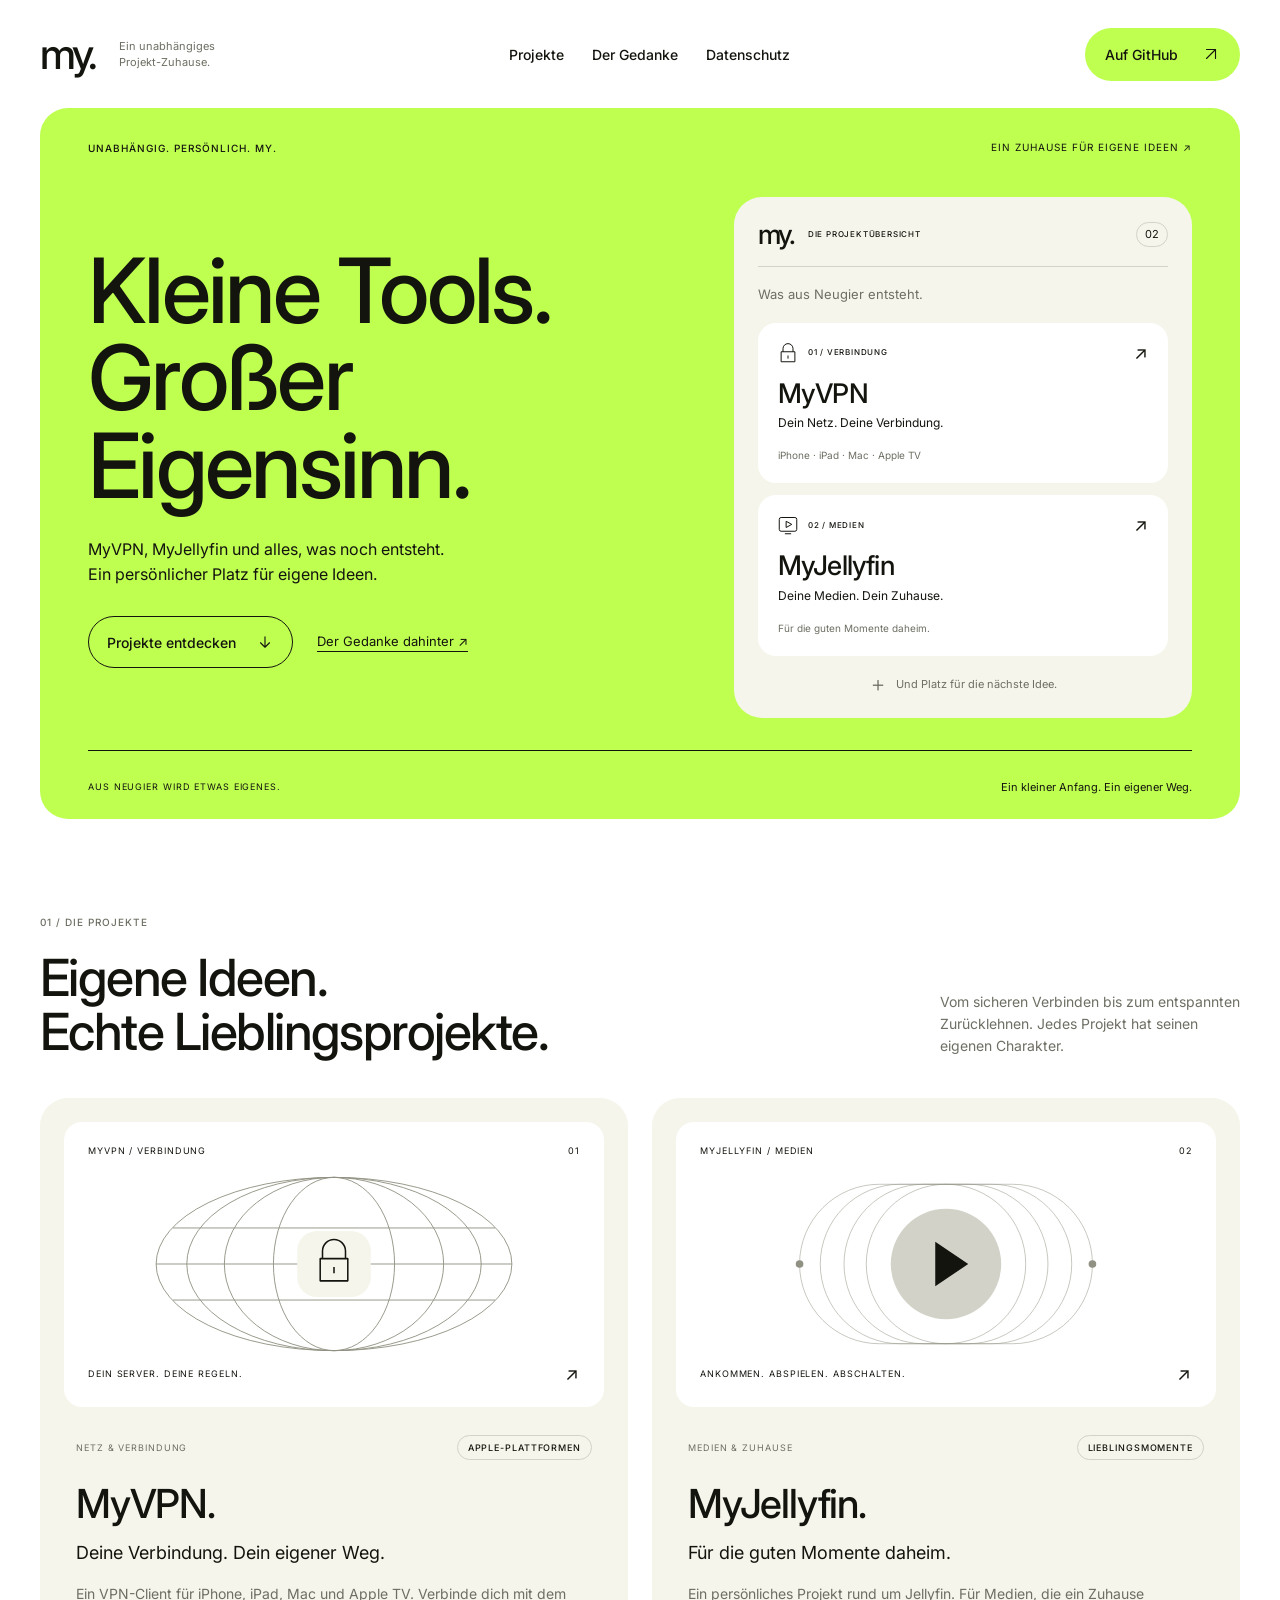
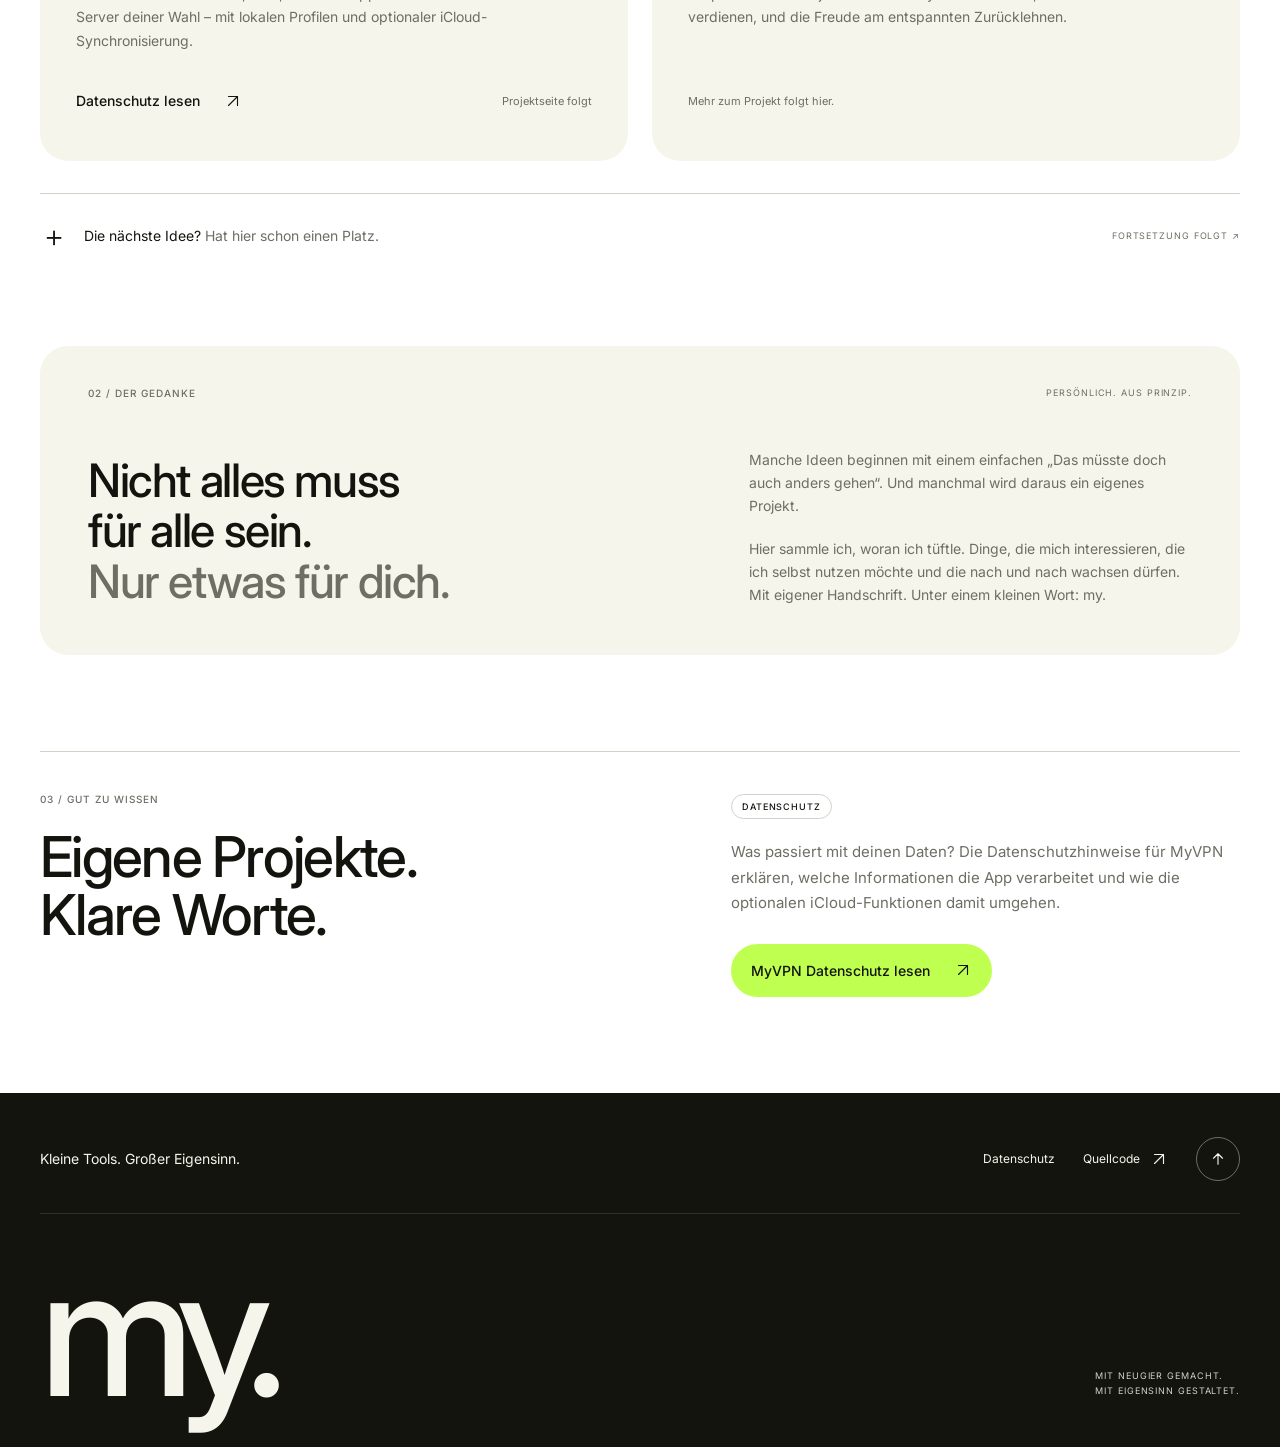
<file: index.html>
<!doctype html>
<html lang="de">
  <head>
    <meta charset="utf-8">
    <meta name="viewport" content="width=device-width, initial-scale=1">
    <meta name="theme-color" content="#f5f5eb">
    <meta name="description" content="Kleine Tools. Großer Eigensinn. Das persönliche Projekt-Zuhause für MyVPN, MyJellyfin und alles, was aus Neugier entsteht.">
    <meta property="og:title" content="my. — Kleine Tools. Großer Eigensinn.">
    <meta property="og:description" content="MyVPN, MyJellyfin und alles, was aus Neugier entsteht. Ein persönlicher Platz für eigene Ideen.">
    <meta property="og:type" content="website">
    <title>my. — Kleine Tools. Großer Eigensinn.</title>
    <link rel="icon" href="assets/favicon.svg" type="image/svg+xml">
    <link rel="preload" href="assets/fonts/inter-variable.ttf" as="font" type="font/ttf" crossorigin>
    <link rel="stylesheet" href="assets/style.css">
    <script src="assets/main.js" defer></script>
  </head>
  <body>
    <a class="skip-link" href="#inhalt">Zum Inhalt springen</a>
    <header class="site-header wrap">
      <a class="brand-lockup" href="#" aria-label="my. — Zur Startseite"><span class="wordmark">my.</span><span class="brand-caption">Ein unabhängiges<br>Projekt-Zuhause.</span></a>
      <nav class="main-nav" aria-label="Hauptnavigation"><a href="#projekte">Projekte</a><a href="#gedanke">Der Gedanke</a><a href="#datenschutz">Datenschutz</a></nav>
      <a class="github-link" href="https://github.com/lucifermontop" aria-label="GitHub-Profil von lucifermontop">Auf GitHub <svg viewBox="0 0 24 24" aria-hidden="true"><path d="M6 18 18 6M6 6h12v12"/></svg></a>
    </header>

    <main id="inhalt">
      <section class="hero wrap" aria-labelledby="hero-title">
        <div class="hero-kicker"><p class="eyebrow">UNABHÄNGIG. PERSÖNLICH. MY.</p><span class="hero-edition">EIN ZUHAUSE FÜR EIGENE IDEEN ↗</span></div>
        <div class="hero-layout">
          <div class="hero-copy">
            <h1 id="hero-title">Kleine Tools.<br>Großer<br>Eigensinn.</h1>
            <p class="hero-description">MyVPN, MyJellyfin und alles, was noch entsteht. Ein persönlicher Platz für eigene Ideen.</p>
            <div class="hero-actions"><a class="button hero-button" href="#projekte">Projekte entdecken <svg viewBox="0 0 24 24" aria-hidden="true"><path d="M12 5v14M6 13l6 6 6-6"/></svg></a><a class="text-link" href="#gedanke">Der Gedanke dahinter ↗</a></div>
          </div>
          <nav class="project-overview" aria-label="Projektübersicht">
            <div class="overview-header"><span class="overview-wordmark" aria-hidden="true">my.</span><span class="eyebrow">DIE PROJEKTÜBERSICHT</span><span class="overview-count">02</span></div>
            <p class="overview-intro">Was aus Neugier entsteht.</p>
            <a class="overview-item" href="#myvpn"><div class="overview-item-top"><svg class="overview-icon" viewBox="0 0 32 32" aria-hidden="true"><path d="M8 14V9a8 8 0 0 1 16 0v5M5 14h22v16H5zM16 20v5"/></svg><span class="eyebrow">01 / VERBINDUNG</span><span class="overview-arrow" aria-hidden="true">↗</span></div><span class="overview-title">MyVPN</span><span class="overview-description">Dein Netz. Deine Verbindung.</span><span class="overview-meta">iPhone · iPad · Mac · Apple TV</span></a>
            <a class="overview-item" href="#myjellyfin"><div class="overview-item-top"><svg class="overview-icon" viewBox="0 0 32 32" aria-hidden="true"><rect x="2" y="4" width="28" height="22" rx="3"/><path d="m13 10 9 5-9 5V10ZM11 30h10"/></svg><span class="eyebrow">02 / MEDIEN</span><span class="overview-arrow" aria-hidden="true">↗</span></div><span class="overview-title">MyJellyfin</span><span class="overview-description">Deine Medien. Dein Zuhause.</span><span class="overview-meta">Für die guten Momente daheim.</span></a>
            <div class="overview-footer"><span aria-hidden="true">＋</span><p>Und Platz für die nächste Idee.</p></div>
          </nav>
        </div>
        <div class="hero-footnote"><span>AUS NEUGIER WIRD ETWAS EIGENES.</span><span>Ein kleiner Anfang. Ein eigener Weg.</span></div>
      </section>

      <section class="projects-section wrap" id="projekte" aria-labelledby="projects-title">
        <div class="section-heading"><div><p class="eyebrow section-label">01 / DIE PROJEKTE</p><h2 id="projects-title">Eigene Ideen.<br>Echte Lieblingsprojekte.</h2></div><p>Vom sicheren Verbinden bis zum entspannten Zurücklehnen. Jedes Projekt hat seinen eigenen Charakter.</p></div>
        <div class="project-list">
          <article class="project-card" id="myvpn" aria-labelledby="vpn-title">
            <div class="project-visual visual-vpn" aria-hidden="true"><div class="visual-topline"><span>MYVPN / VERBINDUNG</span><span>01</span></div><svg class="connection-art" viewBox="0 0 560 300" fill="none"><g stroke="#919183" stroke-width="1.2"><ellipse cx="280" cy="150" rx="232" ry="113"/><ellipse cx="280" cy="150" rx="192" ry="113"/><ellipse cx="280" cy="150" rx="143" ry="113"/><ellipse cx="280" cy="150" rx="79" ry="113"/><path d="M48 150h464M70 103h420M70 197h420"/></g><rect x="232" y="107" width="96" height="86" rx="26" fill="#f5f5eb"/><path d="M265 143v-10a15 15 0 0 1 30 0v10m-33 0h36v29h-36zM280 154v8" stroke="#14140f" stroke-width="2" stroke-linejoin="round"/></svg><div class="visual-bottomline"><span>DEIN SERVER. DEINE REGELN.</span><span>↗</span></div></div>
            <div class="project-info"><div class="project-meta"><span class="project-index">NETZ & VERBINDUNG</span><span class="project-tag">Apple-Plattformen</span></div><h3 id="vpn-title">MyVPN.</h3><p class="project-lead">Deine Verbindung. Dein eigener Weg.</p><p class="project-description">Ein VPN-Client für iPhone, iPad, Mac und Apple TV. Verbinde dich mit dem Server deiner Wahl – mit lokalen Profilen und optionaler iCloud-Synchronisierung.</p><div class="project-actions"><a class="button button-secondary" href="MyVPN/privacy.html">Datenschutz lesen <svg viewBox="0 0 24 24" aria-hidden="true"><path d="M6 18 18 6M6 6h12v12"/></svg></a><span class="project-status">Projektseite folgt</span></div></div>
          </article>
          <article class="project-card" id="myjellyfin" aria-labelledby="jellyfin-title">
            <div class="project-visual visual-jellyfin" aria-hidden="true"><div class="visual-topline"><span>MYJELLYFIN / MEDIEN</span><span>02</span></div><svg class="media-art" viewBox="0 0 560 300" fill="none"><g stroke="#f5f5eb" stroke-opacity=".35"><rect x="89" y="46" width="382" height="208" rx="104"/><rect x="116" y="46" width="328" height="208" rx="104"/><rect x="147" y="46" width="266" height="208" rx="104"/><circle cx="280" cy="150" r="104"/></g><circle cx="280" cy="150" r="72" fill="#d2d2c8"/><path d="m266 121 43 29-43 29v-58Z" fill="#14140f"/><circle cx="89" cy="150" r="5" fill="#919183"/><circle cx="471" cy="150" r="5" fill="#919183"/></svg><div class="visual-bottomline"><span>ANKOMMEN. ABSPIELEN. ABSCHALTEN.</span><span>↗</span></div></div>
            <div class="project-info"><div class="project-meta"><span class="project-index">MEDIEN & ZUHAUSE</span><span class="project-tag">Lieblingsmomente</span></div><h3 id="jellyfin-title">MyJellyfin.</h3><p class="project-lead">Für die guten Momente daheim.</p><p class="project-description">Ein persönliches Projekt rund um Jellyfin. Für Medien, die ein Zuhause verdienen, und die Freude am entspannten Zurücklehnen.</p><div class="project-actions"><span class="project-status">Mehr zum Projekt folgt hier.</span><span class="pending-mark" aria-hidden="true">↗</span></div></div>
          </article>
        </div>
        <div class="next-idea"><span class="next-idea-icon" aria-hidden="true">＋</span><p>Die nächste Idee? <span>Hat hier schon einen Platz.</span></p><span class="next-idea-note">FORTSETZUNG FOLGT ↗</span></div>
      </section>

      <section class="thought-section wrap" id="gedanke" aria-labelledby="thought-title"><div class="thought-topline"><p class="eyebrow">02 / DER GEDANKE</p><span>PERSÖNLICH. AUS PRINZIP.</span></div><div class="thought-inner"><h2 id="thought-title">Nicht alles muss<br>für alle sein.<br><em>Nur etwas für dich.</em></h2><div class="thought-copy"><p>Manche Ideen beginnen mit einem einfachen „Das müsste doch auch anders gehen“. Und manchmal wird daraus ein eigenes Projekt.</p><p>Hier sammle ich, woran ich tüftle. Dinge, die mich interessieren, die ich selbst nutzen möchte und die nach und nach wachsen dürfen. Mit eigener Handschrift. Unter einem kleinen Wort: my.</p></div></div></section>

      <section class="privacy-section wrap" id="datenschutz" aria-labelledby="privacy-title"><div class="privacy-heading"><p class="eyebrow section-label">03 / GUT ZU WISSEN</p><h2 id="privacy-title">Eigene Projekte.<br>Klare Worte.</h2></div><div class="privacy-copy"><span class="project-tag">Datenschutz</span><p>Was passiert mit deinen Daten? Die Datenschutzhinweise für MyVPN erklären, welche Informationen die App verarbeitet und wie die optionalen iCloud-Funktionen damit umgehen.</p><a class="button button-primary" href="MyVPN/privacy.html">MyVPN Datenschutz lesen <svg viewBox="0 0 24 24" aria-hidden="true"><path d="M6 18 18 6M6 6h12v12"/></svg></a></div></section>
    </main>

    <footer class="site-footer"><div class="wrap"><div class="footer-top"><p>Kleine Tools. Großer Eigensinn.</p><div class="footer-links"><a href="#datenschutz">Datenschutz</a><a href="https://github.com/lucifermontop/lucifermontop.github.io">Quellcode <svg viewBox="0 0 24 24" aria-hidden="true"><path d="M6 18 18 6M6 6h12v12"/></svg></a><a class="back-to-top" href="#" aria-label="Zurück nach oben"><svg viewBox="0 0 24 24" aria-hidden="true"><path d="M12 19V5M6 11l6-6 6 6"/></svg></a></div></div><div class="footer-bottom"><a class="footer-wordmark" href="#" aria-label="my. — Zurück nach oben">my.</a><span class="footer-note">MIT NEUGIER GEMACHT.<br>MIT EIGENSINN GESTALTET.</span></div></div></footer>
  </body>
</html>
</file>
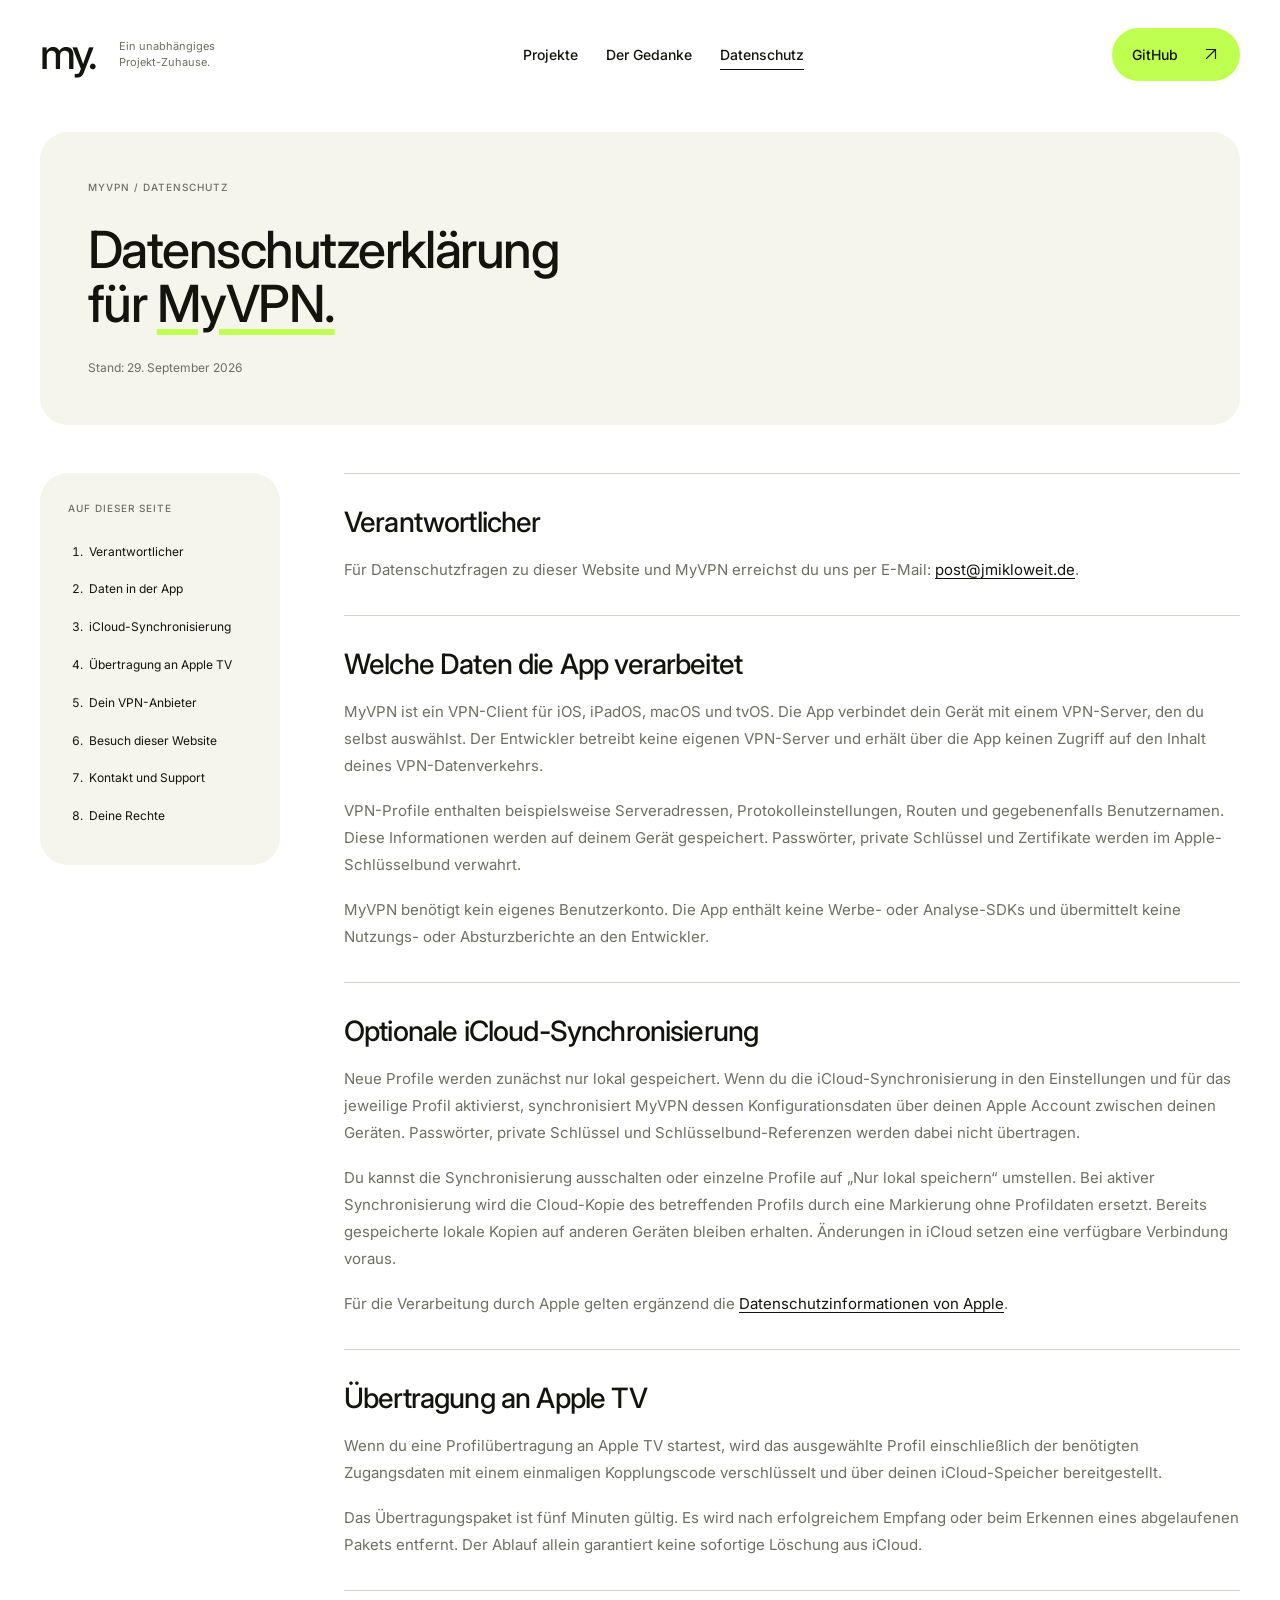
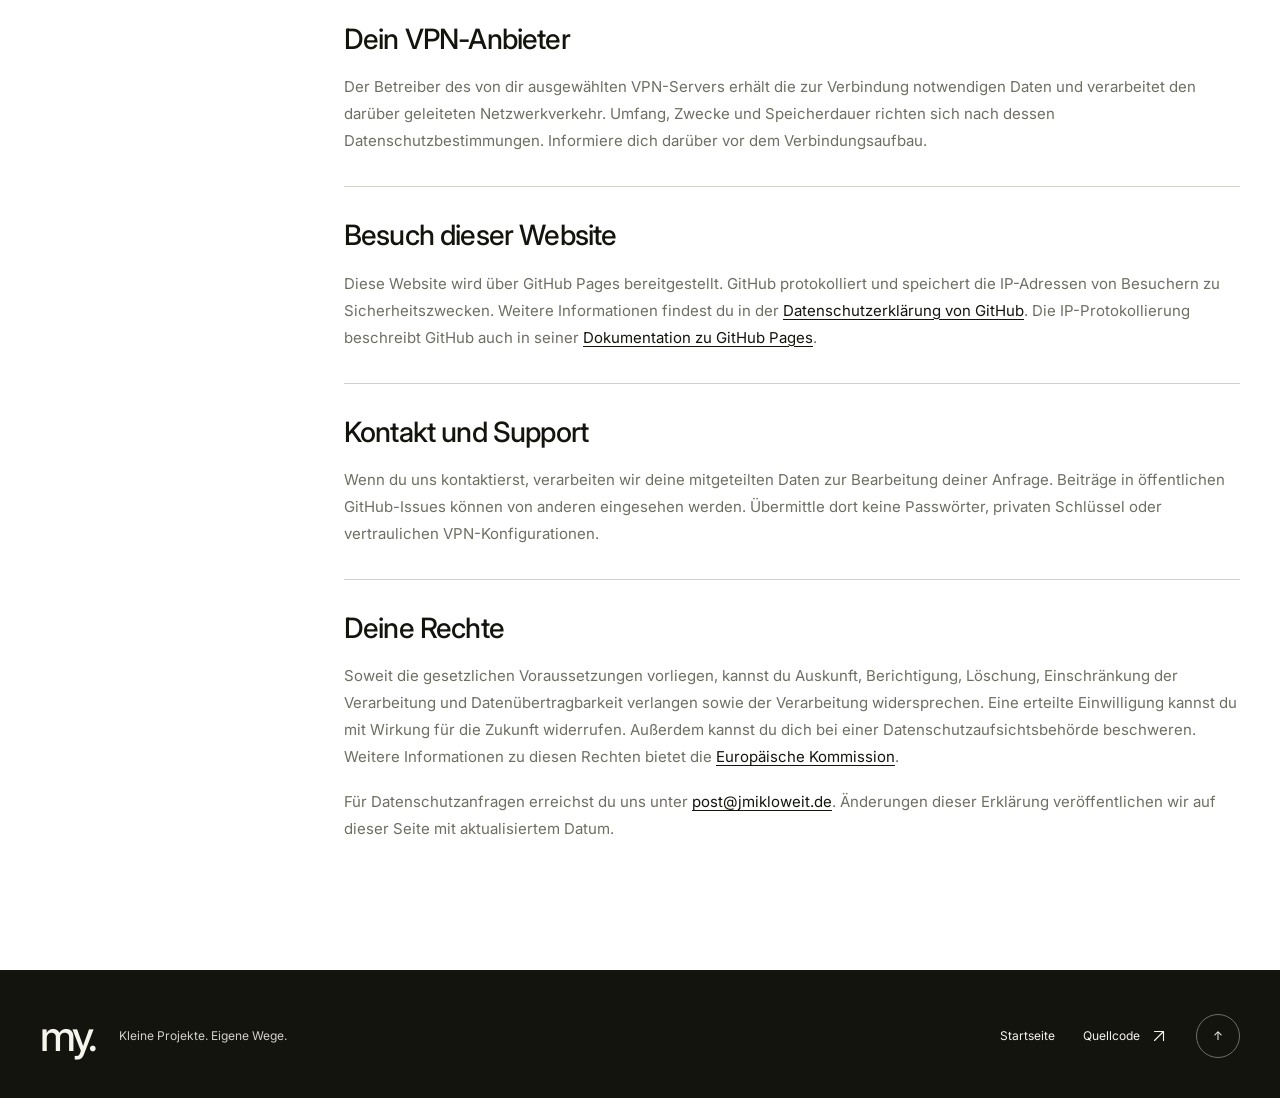
<file: MyVPN/privacy.html>
<!doctype html>
<html lang="de">
  <head>
    <meta charset="utf-8">
    <meta name="viewport" content="width=device-width, initial-scale=1">
    <meta name="theme-color" content="#f5f5eb">
    <meta name="description" content="Datenschutzerklärung für MyVPN: lokale Profile, optionale iCloud-Synchronisierung und die Übertragung an Apple TV.">
    <title>Datenschutzerklärung für MyVPN — my.</title>
    <link rel="icon" href="../assets/favicon.svg" type="image/svg+xml">
    <link rel="preload" href="../assets/fonts/inter-variable.ttf" as="font" type="font/ttf" crossorigin>
    <link rel="stylesheet" href="../assets/style.css">
    <link rel="stylesheet" href="../assets/privacy.css">
  </head>
  <body class="privacy-page">
    <a class="skip-link" href="#inhalt">Zum Inhalt springen</a>
    <header class="site-header wrap">
      <a class="brand-lockup" href="../index.html" aria-label="my. — Zur Startseite"><span class="wordmark">my.</span><span class="brand-caption">Ein unabhängiges<br>Projekt-Zuhause.</span></a>
      <nav class="main-nav" aria-label="Hauptnavigation">
        <a href="../index.html#projekte">Projekte</a>
        <a href="../index.html#gedanke">Der Gedanke</a>
        <a href="privacy.html" aria-current="page">Datenschutz</a>
      </nav>
      <a class="github-link" href="https://github.com/lucifermontop" aria-label="GitHub-Profil von lucifermontop">GitHub <svg viewBox="0 0 24 24" aria-hidden="true"><path d="M6 18 18 6M6 6h12v12"/></svg></a>
    </header>

    <main id="inhalt" class="legal-main wrap">
      <header class="legal-heading">
        <p class="eyebrow">MYVPN / DATENSCHUTZ</p>
        <h1>Datenschutzerklärung<br>für <span>MyVPN.</span></h1>
        <p class="legal-date">Stand: <time datetime="2026-09-29">29. September 2026</time></p>
      </header>

      <div class="legal-layout">
        <nav class="legal-toc" aria-label="Inhaltsverzeichnis">
          <p class="eyebrow">AUF DIESER SEITE</p>
          <ol>
            <li><a href="#verantwortlicher">Verantwortlicher</a></li>
            <li><a href="#app-daten">Daten in der App</a></li>
            <li><a href="#icloud">iCloud-Synchronisierung</a></li>
            <li><a href="#apple-tv">Übertragung an Apple TV</a></li>
            <li><a href="#vpn-anbieter">Dein VPN-Anbieter</a></li>
            <li><a href="#website">Besuch dieser Website</a></li>
            <li><a href="#support">Kontakt und Support</a></li>
            <li><a href="#rechte">Deine Rechte</a></li>
          </ol>
        </nav>

        <article class="legal-copy" aria-label="Datenschutzhinweise für MyVPN">
          <section id="verantwortlicher" aria-labelledby="verantwortlicher-title">
            <h2 id="verantwortlicher-title">Verantwortlicher</h2>
            <p>Für Datenschutzfragen zu dieser Website und MyVPN erreichst du uns per E-Mail: <a href="mailto:post@jmikloweit.de">post@jmikloweit.de</a>.</p>
          </section>

          <section id="app-daten" aria-labelledby="app-daten-title">
            <h2 id="app-daten-title">Welche Daten die App verarbeitet</h2>
            <p>MyVPN ist ein VPN-Client für iOS, iPadOS, macOS und tvOS. Die App verbindet dein Gerät mit einem VPN-Server, den du selbst auswählst. Der Entwickler betreibt keine eigenen VPN-Server und erhält über die App keinen Zugriff auf den Inhalt deines VPN-Datenverkehrs.</p>
            <p>VPN-Profile enthalten beispielsweise Serveradressen, Protokolleinstellungen, Routen und gegebenenfalls Benutzernamen. Diese Informationen werden auf deinem Gerät gespeichert. Passwörter, private Schlüssel und Zertifikate werden im Apple-Schlüsselbund verwahrt.</p>
            <p>MyVPN benötigt kein eigenes Benutzerkonto. Die App enthält keine Werbe- oder Analyse-SDKs und übermittelt keine Nutzungs- oder Absturzberichte an den Entwickler.</p>
          </section>

          <section id="icloud" aria-labelledby="icloud-title">
            <h2 id="icloud-title">Optionale iCloud-Synchronisierung</h2>
            <p>Neue Profile werden zunächst nur lokal gespeichert. Wenn du die iCloud-Synchronisierung in den Einstellungen und für das jeweilige Profil aktivierst, synchronisiert MyVPN dessen Konfigurationsdaten über deinen Apple Account zwischen deinen Geräten. Passwörter, private Schlüssel und Schlüsselbund-Referenzen werden dabei nicht übertragen.</p>
            <p>Du kannst die Synchronisierung ausschalten oder einzelne Profile auf „Nur lokal speichern“ umstellen. Bei aktiver Synchronisierung wird die Cloud-Kopie des betreffenden Profils durch eine Markierung ohne Profildaten ersetzt. Bereits gespeicherte lokale Kopien auf anderen Geräten bleiben erhalten. Änderungen in iCloud setzen eine verfügbare Verbindung voraus.</p>
            <p>Für die Verarbeitung durch Apple gelten ergänzend die <a href="https://www.apple.com/legal/privacy/de-ww/">Datenschutzinformationen von Apple</a>.</p>
          </section>

          <section id="apple-tv" aria-labelledby="apple-tv-title">
            <h2 id="apple-tv-title">Übertragung an Apple TV</h2>
            <p>Wenn du eine Profilübertragung an Apple TV startest, wird das ausgewählte Profil einschließlich der benötigten Zugangsdaten mit einem einmaligen Kopplungscode verschlüsselt und über deinen iCloud-Speicher bereitgestellt.</p>
            <p>Das Übertragungspaket ist fünf Minuten gültig. Es wird nach erfolgreichem Empfang oder beim Erkennen eines abgelaufenen Pakets entfernt. Der Ablauf allein garantiert keine sofortige Löschung aus iCloud.</p>
          </section>

          <section id="vpn-anbieter" aria-labelledby="vpn-anbieter-title">
            <h2 id="vpn-anbieter-title">Dein VPN-Anbieter</h2>
            <p>Der Betreiber des von dir ausgewählten VPN-Servers erhält die zur Verbindung notwendigen Daten und verarbeitet den darüber geleiteten Netzwerkverkehr. Umfang, Zwecke und Speicherdauer richten sich nach dessen Datenschutzbestimmungen. Informiere dich darüber vor dem Verbindungsaufbau.</p>
          </section>

          <section id="website" aria-labelledby="website-title">
            <h2 id="website-title">Besuch dieser Website</h2>
            <p>Diese Website wird über GitHub Pages bereitgestellt. GitHub protokolliert und speichert die IP-Adressen von Besuchern zu Sicherheitszwecken. Weitere Informationen findest du in der <a href="https://docs.github.com/en/site-policy/privacy-policies/github-general-privacy-statement">Datenschutzerklärung von GitHub</a>. Die IP-Protokollierung beschreibt GitHub auch in seiner <a href="https://docs.github.com/en/pages/getting-started-with-github-pages/what-is-github-pages">Dokumentation zu GitHub Pages</a>.</p>
          </section>

          <section id="support" aria-labelledby="support-title">
            <h2 id="support-title">Kontakt und Support</h2>
            <p>Wenn du uns kontaktierst, verarbeiten wir deine mitgeteilten Daten zur Bearbeitung deiner Anfrage. Beiträge in öffentlichen GitHub-Issues können von anderen eingesehen werden. Übermittle dort keine Passwörter, privaten Schlüssel oder vertraulichen VPN-Konfigurationen.</p>
          </section>

          <section id="rechte" aria-labelledby="rechte-title">
            <h2 id="rechte-title">Deine Rechte</h2>
            <p>Soweit die gesetzlichen Voraussetzungen vorliegen, kannst du Auskunft, Berichtigung, Löschung, Einschränkung der Verarbeitung und Datenübertragbarkeit verlangen sowie der Verarbeitung widersprechen. Eine erteilte Einwilligung kannst du mit Wirkung für die Zukunft widerrufen. Außerdem kannst du dich bei einer Datenschutzaufsichtsbehörde beschweren. Weitere Informationen zu diesen Rechten bietet die <a href="https://commission.europa.eu/law/law-topic/data-protection/information-individuals_en">Europäische Kommission</a>.</p>
            <p>Für Datenschutzanfragen erreichst du uns unter <a href="mailto:post@jmikloweit.de">post@jmikloweit.de</a>. Änderungen dieser Erklärung veröffentlichen wir auf dieser Seite mit aktualisiertem Datum.</p>
          </section>
        </article>
      </div>
    </main>

    <footer class="site-footer"><div class="wrap legal-footer-inner">
      <div class="footer-brand"><a class="wordmark" href="../index.html" aria-label="my. — Zur Startseite">my<span>.</span></a><span>Kleine Projekte. Eigene Wege.</span></div>
      <div class="footer-links"><a href="../index.html">Startseite</a><a href="https://github.com/lucifermontop/lucifermontop.github.io">Quellcode <svg viewBox="0 0 24 24" aria-hidden="true"><path d="M6 18 18 6M6 6h12v12"/></svg></a><a class="back-to-top" href="#inhalt" aria-label="Zurück nach oben">↑</a></div>
    </div></footer>
  </body>
</html>
</file>
<file: assets/style.css>
@font-face {
  font-family: "Inter";
  src: url("fonts/inter-variable.ttf") format("truetype");
  font-style: normal;
  font-weight: 100 900;
  font-display: swap;
}
:root {
  --color-electric-lime: #beff50;
  --color-off-black-ink: #14140f;
  --color-off-white-canvas: #f5f5eb;
  --color-pure-white: #ffffff;
  --color-ash: #d2d2c8;
  --color-graphite: #6e6e64;
  --color-deep-charcoal: #30302a;
  --color-stone: #919183;
  --color-smoke: #b9b9b7;
  --font-otsono: "Inter", Arial, sans-serif;
  --radius-cards: 28px;
  --radius-inner: 18px;
  --radius-pills: 9999px;
  --radius-buttons: 28px;
  --page-max-width: 1200px;
  --section-gap: 96px;
  --ink: var(--color-off-black-ink);
  --paper: var(--color-off-white-canvas);
  --muted: var(--color-graphite);
  --line: var(--color-ash);
}
*, *::before, *::after { box-sizing: border-box; }
html { scroll-behavior: smooth; scroll-padding-top: 32px; }
body { margin: 0; color: var(--ink); background: var(--color-pure-white); font: 400 16px/1.5 var(--font-otsono); -webkit-font-smoothing: antialiased; }
a { color: inherit; text-decoration: none; }
button { color: inherit; font: inherit; }
a, button { -webkit-tap-highlight-color: transparent; }
a:focus-visible, button:focus-visible { outline: 2px solid currentColor; outline-offset: 5px; }
::selection { color: var(--ink); background: var(--color-electric-lime); }
svg { display: block; }
p, h1, h2, h3 { margin: 0; }
h1, h2, h3 { font-weight: 500; letter-spacing: -.03em; }
em { font-style: normal; }
[hidden] { display: none !important; }
.wrap { width: min(var(--page-max-width), calc(100% - 80px)); margin-inline: auto; }
.skip-link { position: fixed; top: 12px; left: 16px; padding: 14px 20px; z-index: 50; border-radius: var(--radius-buttons); background: var(--color-electric-lime); transform: translateY(-160%); }
.skip-link:focus { transform: translateY(0); }
.site-header { display: flex; align-items: center; justify-content: space-between; gap: 32px; min-height: 108px; }
.brand-lockup { display: flex; align-items: center; gap: 24px; }
.wordmark { font-size: 42px; font-weight: 500; letter-spacing: -.075em; line-height: 1; }
.brand-caption { font-size: 11px; line-height: 1.5; color: var(--muted); }
.main-nav { display: flex; align-items: center; gap: 28px; font-size: 14px; font-weight: 500; }
.main-nav a { display: inline-flex; align-items: center; min-height: 44px; position: relative; }
.main-nav a::after { position: absolute; content: ""; left: 0; right: 0; bottom: 6px; height: 1px; background: currentColor; transform: scaleX(0); transform-origin: left; transition: transform .2s; }
.main-nav a:hover::after, .main-nav a[aria-current]::after { transform: scaleX(1); }
.github-link, .button { display: inline-flex; align-items: center; justify-content: space-between; gap: 24px; min-height: 52px; padding: 16px 20px; border-radius: var(--radius-buttons); font-weight: 500; font-size: 14px; transition: background .2s; }
.github-link, .button-primary { background: var(--color-electric-lime); }
.github-link:hover, .button-primary:hover { background: var(--paper); }
.github-link svg, .button svg, .footer-links svg { width: 18px; height: 18px; stroke: currentColor; stroke-width: 1.5; stroke-linecap: round; stroke-linejoin: round; fill: none; flex-shrink: 0; }
.button-secondary { padding: 0; min-height: 48px; border-radius: 0; }
.button-secondary:hover { text-decoration: underline; text-underline-offset: 5px; }
.text-link { display: inline-flex; align-items: center; min-height: 44px; font-size: 13px; text-decoration: underline; text-underline-offset: 5px; }
.text-link:hover { text-decoration-thickness: 2px; }
.eyebrow { font-weight: 500; font-size: 10px; letter-spacing: .1em; line-height: 1.4; text-transform: uppercase; }
.hero { background: var(--color-electric-lime); padding: 32px 48px 24px; border-radius: var(--radius-cards); }
.hero-kicker { display: flex; align-items: center; justify-content: space-between; gap: 24px; padding-bottom: 42px; }
.hero-edition { font-size: 10px; letter-spacing: .1em; }
.hero-layout { display: grid; grid-template-columns: 1.27fr 1fr; gap: 64px; align-items: center; }
.hero-copy { container-type: inline-size; min-width: 0; }
.hero-copy h1 { font-size: clamp(50px, 17cqw, 90px); line-height: .97; }
.hero-description { max-width: 370px; margin-top: 28px; font-size: 16px; line-height: 1.6; }
.hero-actions { display: flex; align-items: center; gap: 24px; flex-wrap: wrap; margin-top: 28px; }
.hero-button { background: var(--color-electric-lime); border: 1px solid var(--ink); padding: 14px 18px; font-size: 14px; gap: 20px; }
.hero-button:hover { background: var(--paper); }
.project-overview { padding: 24px; border-radius: var(--radius-cards); background: var(--paper); }
.overview-header { display: flex; align-items: center; gap: 14px; padding-bottom: 18px; border-bottom: 1px solid var(--line); }
.overview-wordmark { font-size: 27px; font-weight: 500; letter-spacing: -.075em; line-height: 1; }
.overview-header .eyebrow { font-size: 8px; }
.overview-count { margin-left: auto; font-size: 11px; border: 1px solid var(--line); border-radius: var(--radius-pills); padding: 3px 8px; }
.overview-intro { margin-block: 18px; font-size: 13px; color: var(--muted); }
.overview-item { display: block; background: var(--color-pure-white); padding: 20px; border-radius: var(--radius-inner); margin-top: 12px; transition: background .2s; }
.overview-item:hover { background: var(--color-ash); }
.overview-item-top { display: flex; align-items: center; gap: 10px; margin-bottom: 16px; }
.overview-icon { width: 20px; height: 20px; stroke: currentColor; stroke-width: 1.6; fill: none; flex-shrink: 0; }
.overview-item-top .eyebrow { font-size: 8px; }
.overview-arrow { margin-left: auto; font-size: 18px; line-height: 1; }
.overview-title { display: block; font-weight: 500; font-size: 27px; letter-spacing: -.03em; line-height: 1.1; }
.overview-description { display: block; font-size: 12px; margin-top: 6px; }
.overview-meta { display: block; font-size: 10px; margin-top: 16px; color: var(--muted); }
.overview-footer { display: flex; align-items: center; justify-content: center; gap: 8px; font-size: 11px; color: var(--muted); margin-top: 18px; }
.overview-footer > span { font-size: 20px; line-height: 1; }
.hero-footnote { display: flex; align-items: center; justify-content: space-between; gap: 24px; padding-top: 28px; margin-top: 32px; border-top: 1px solid var(--ink); }
.hero-footnote > span:first-child { font-size: 9px; letter-spacing: .1em; }
.hero-footnote > span:last-child { font-size: 11px; }
.projects-section { padding-block: var(--section-gap); }
.section-heading { display: flex; justify-content: space-between; align-items: flex-end; gap: 48px; margin-bottom: 40px; }
.section-label { margin-bottom: 22px; color: var(--muted); }
h2 { font-size: clamp(36px, 4.4vw, 60px); line-height: 1.04; }
.section-heading h2 { font-size: clamp(32px, 4vw, 54px); }
.section-heading > p { max-width: 300px; font-size: 14px; line-height: 1.6; color: var(--muted); }
.project-list { display: grid; grid-template-columns: repeat(2, minmax(0, 1fr)); gap: 24px; }
.project-card { display: flex; flex-direction: column; background: var(--paper); border-radius: var(--radius-cards); padding: 24px; scroll-margin-top: 24px; }
.project-visual { position: relative; min-height: 285px; overflow: hidden; border-radius: var(--radius-inner); background: var(--color-pure-white); color: var(--ink); }
.visual-topline, .visual-bottomline { position: absolute; left: 24px; right: 24px; display: flex; justify-content: space-between; align-items: center; gap: 16px; font-size: 9px; letter-spacing: .1em; z-index: 1; }
.visual-topline { top: 22px; }
.visual-bottomline { bottom: 20px; }
.visual-bottomline > span:last-child { font-size: 18px; }
.connection-art, .media-art { width: 100%; height: 230px; position: absolute; top: calc(50% - 115px); }
.media-art g { stroke: var(--color-stone); stroke-opacity: .65; }
.project-info { padding: 28px 12px 12px; flex: 1; display: flex; flex-direction: column; }
.project-meta { display: flex; align-items: center; justify-content: space-between; gap: 12px; margin-bottom: 22px; }
.project-index { font-size: 9px; letter-spacing: .1em; color: var(--muted); }
.project-tag { display: inline-flex; align-items: center; width: fit-content; font-size: 9px; font-weight: 500; text-transform: uppercase; letter-spacing: .1em; padding: 5px 10px; border-radius: var(--radius-pills); border: 1px solid var(--line); }
h3 { font-size: 40px; line-height: 1.1; }
.project-lead { margin-top: 14px; font-size: 18px; line-height: 1.4; }
.project-description { margin-block: 16px 24px; font-size: 14px; line-height: 1.7; color: var(--muted); }
.project-actions { display: flex; justify-content: space-between; align-items: center; gap: 16px; margin-top: auto; min-height: 48px; }
.project-status { font-size: 11px; color: var(--muted); }
.pending-mark { display: none; }
.next-idea { display: flex; align-items: center; gap: 16px; padding-top: 28px; margin-top: 32px; border-top: 1px solid var(--line); }
.next-idea-icon { font-size: 28px; font-weight: 400; line-height: 1; }
.next-idea p { font-size: 14px; }
.next-idea p span { color: var(--muted); }
.next-idea-note { margin-left: auto; font-size: 9px; letter-spacing: .1em; color: var(--muted); }
.thought-section { background: var(--paper); border-radius: var(--radius-cards); padding: 40px 48px 48px; }
.thought-topline { display: flex; align-items: center; justify-content: space-between; gap: 24px; color: var(--muted); }
.thought-topline > span { font-size: 9px; letter-spacing: .1em; }
.thought-inner { display: grid; grid-template-columns: 1.35fr 1fr; gap: 64px; align-items: end; margin-top: 48px; }
.thought-inner h2 { font-size: clamp(34px, 3.6vw, 50px); line-height: 1.1; }
.thought-inner em { color: var(--muted); }
.thought-copy p { font-size: 14px; line-height: 1.65; color: var(--muted); }
.thought-copy p + p { margin-top: 20px; }
.privacy-section { display: grid; grid-template-columns: 1.2fr 1fr; gap: 80px; margin-top: var(--section-gap); padding-top: 40px; border-top: 1px solid var(--line); }
.privacy-copy p { font-size: 15px; line-height: 1.7; color: var(--muted); margin-block: 20px 28px; }
.site-footer { margin-top: var(--section-gap); padding-block: 44px 40px; background: var(--ink); color: var(--paper); }
.footer-top { display: flex; align-items: center; justify-content: space-between; gap: 24px; font-size: 14px; padding-bottom: 32px; border-bottom: 1px solid var(--color-deep-charcoal); }
.footer-links { display: flex; align-items: center; gap: 28px; font-size: 12px; }
.footer-links a { display: inline-flex; align-items: center; gap: 10px; min-height: 44px; }
.footer-links a:hover { text-decoration: underline; text-underline-offset: 5px; }
.footer-links .back-to-top { display: grid; place-items: center; width: 44px; height: 44px; border: 1px solid var(--color-graphite); border-radius: var(--radius-pills); }
.footer-bottom { display: flex; align-items: flex-end; justify-content: space-between; gap: 24px; padding-top: 40px; }
.footer-wordmark { font-size: 180px; font-weight: 500; line-height: .85; letter-spacing: -.075em; }
.footer-note { font-size: 9px; letter-spacing: .1em; line-height: 1.7; padding-bottom: 8px; color: var(--color-ash); }
.legal-footer-inner { display: flex; align-items: center; justify-content: space-between; gap: 24px; }
.footer-brand { display: flex; align-items: center; gap: 24px; }
.footer-brand > span { font-size: 12px; color: var(--color-ash); }
@media (max-width: 1100px) {
  .brand-caption { display: none; }
  .hero { padding-inline: 36px; }
  .hero-layout { gap: 36px; grid-template-columns: 1.1fr 1fr; }
  .hero-copy h1 { font-size: clamp(44px, 16.5cqw, 80px); }
  .hero-actions { gap: 14px; }
  .hero-description { font-size: 15px; }
  .section-heading { gap: 32px; }
  .section-heading > p { max-width: 240px; }
  .project-card { padding: 20px; }
  .project-meta { flex-wrap: wrap; gap: 10px; }
  .thought-section { padding: 36px; }
  .thought-inner { gap: 36px; }
  .privacy-section { gap: 48px; }
}
@media (max-width: 800px) {
  .wrap { width: calc(100% - 48px); }
  .site-header { flex-wrap: wrap; min-height: 100px; gap: 16px; padding-block: 24px; }
  .github-link { margin-left: auto; }
  .main-nav { order: 3; width: 100%; justify-content: space-between; font-size: 13px; gap: 20px; }
  .hero { padding: 28px; }
  .hero-edition { display: none; }
  .hero-kicker { padding-bottom: 32px; }
  .hero-layout { grid-template-columns: 1fr; gap: 40px; }
  .hero-copy h1 { font-size: clamp(54px, 15cqw, 86px); }
  .hero-description { max-width: 420px; }
  .hero-actions { gap: 24px; }
  .project-overview { display: grid; grid-template-columns: 1fr 1fr; gap: 12px; }
  .overview-header, .overview-intro, .overview-footer { grid-column: 1/-1; }
  .overview-intro { margin: 0; }
  .overview-item { margin-top: 0; padding: 18px; }
  .overview-footer { margin-top: 6px; }
  .overview-title { font-size: 24px; }
  .overview-meta { font-size: 9px; }
  .hero-footnote { margin-top: 28px; padding-top: 20px; }
  .hero-footnote > span:first-child { font-size: 8px; }
  .hero-footnote > span:last-child { font-size: 10px; }
  .section-heading { display: block; }
  .section-heading > p { max-width: 390px; margin-top: 24px; }
  .section-heading h2 { font-size: 44px; }
  .project-list { gap: 18px; }
  .project-card { padding: 16px; }
  .project-visual { min-height: 230px; }
  .visual-topline, .visual-bottomline { left: 16px; right: 16px; font-size: 7px; }
  .project-info { padding: 24px 8px 8px; }
  h3 { font-size: 32px; }
  .project-lead { font-size: 16px; }
  .project-description { font-size: 13px; }
  .project-actions { flex-wrap: wrap; gap: 8px; }
  .project-actions .button { font-size: 12px; }
  .next-idea-note { display: none; }
  .thought-inner { grid-template-columns: 1fr; gap: 32px; margin-top: 32px; }
  .thought-inner h2 { font-size: 48px; }
  .thought-copy { display: grid; grid-template-columns: 1fr 1fr; gap: 28px; }
  .thought-copy p + p { margin: 0; }
  .privacy-section { gap: 32px; }
  .privacy-heading h2 { font-size: 40px; }
  .privacy-copy .button { font-size: 12px; gap: 16px; padding-inline: 16px; }
}
@media (max-width: 600px) {
  :root { --section-gap: 80px; }
  .wrap { width: calc(100% - 32px); }
  .site-header { padding-block: 20px 12px; }
  .wordmark { font-size: 38px; }
  .github-link { min-height: 44px; padding: 12px 16px; gap: 16px; font-size: 12px; }
  .main-nav { font-size: 12px; gap: 16px; }
  .hero { padding: 28px 24px 22px; }
  .hero-kicker .eyebrow { font-size: 8px; }
  .hero-copy h1 { font-size: clamp(39px, 16cqw, 76px); }
  .hero-description { font-size: 14px; margin-top: 24px; }
  .hero-actions { gap: 14px; margin-top: 24px; }
  .hero-button { font-size: 13px; min-height: 48px; padding: 12px 16px; gap: 20px; }
  .hero-actions .text-link { font-size: 12px; }
  .project-overview { display: block; padding: 18px; }
  .overview-header { gap: 10px; padding-bottom: 16px; }
  .overview-header .eyebrow { font-size: 7px; }
  .overview-intro { margin-block: 18px; font-size: 12px; }
  .overview-item { margin-top: 12px; }
  .overview-title { font-size: 26px; }
  .overview-meta { font-size: 10px; }
  .overview-footer { margin-top: 18px; font-size: 10px; }
  .hero-footnote { align-items: flex-start; padding-top: 18px; margin-top: 24px; }
  .hero-footnote > span:first-child { max-width: 155px; font-size: 7px; line-height: 1.6; }
  .hero-footnote > span:last-child { display: none; }
  .section-heading { margin-bottom: 28px; }
  .section-label { margin-bottom: 20px; font-size: 9px; }
  .section-heading h2 { font-size: clamp(28px, 7.7vw, 42px); }
  .section-heading > p { margin-top: 20px; font-size: 14px; }
  .project-list { grid-template-columns: 1fr; gap: 24px; }
  .project-card { padding: 18px; }
  .project-visual { min-height: 250px; }
  .visual-topline, .visual-bottomline { font-size: 8px; left: 18px; right: 18px; }
  .project-info { padding: 28px 8px 12px; }
  .project-meta { flex-wrap: nowrap; gap: 8px; margin-bottom: 20px; }
  .project-index { font-size: 8px; }
  .project-tag { font-size: 8px; padding-inline: 8px; }
  h3 { font-size: 36px; }
  .project-description { font-size: 14px; }
  .project-actions .button { font-size: 13px; }
  .project-status { font-size: 10px; }
  .next-idea { gap: 12px; margin-top: 28px; padding-top: 24px; }
  .next-idea p { font-size: 13px; }
  .next-idea p span { display: block; }
  .thought-section { padding: 28px; }
  .thought-topline > span { display: none; }
  .thought-topline .eyebrow { font-size: 9px; }
  .thought-inner h2 { font-size: clamp(26px, 7.7vw, 42px); }
  .thought-copy { grid-template-columns: 1fr; gap: 20px; }
  .privacy-section { grid-template-columns: 1fr; gap: 28px; padding-top: 28px; }
  .privacy-heading h2 { font-size: 40px; }
  .privacy-copy p { font-size: 14px; }
  .privacy-copy .button { font-size: 13px; gap: 24px; padding-inline: 20px; }
  .site-footer { padding-block: 32px; }
  .footer-top { flex-wrap: wrap; gap: 20px; padding-bottom: 24px; }
  .footer-top > p { font-size: 12px; }
  .footer-links { gap: 20px; width: 100%; font-size: 11px; }
  .footer-links .back-to-top { margin-left: auto; }
  .footer-bottom { flex-wrap: wrap; padding-top: 32px; gap: 32px; }
  .footer-wordmark { font-size: 138px; }
  .footer-note { width: 100%; font-size: 8px; }
  .legal-footer-inner { flex-direction: column; align-items: stretch; gap: 24px; }
}
@media (prefers-reduced-motion: reduce) {
  html { scroll-behavior: auto; }
  *, *::before, *::after { transition: none !important; }
}
</file>
<file: assets/privacy.css>
.legal-main { padding-top: 24px; }
.legal-heading { background: var(--paper); border-radius: var(--radius-cards); padding: 48px; margin-bottom: 48px; }
.legal-heading .eyebrow { color: var(--muted); margin-bottom: 28px; }
.legal-heading h1 { font-size: clamp(32px, 4vw, 58px); line-height: 1.06; overflow-wrap: anywhere; }
.legal-heading h1 span { text-decoration: underline; text-decoration-color: var(--color-electric-lime); text-decoration-thickness: 6px; text-underline-offset: 7px; }
.legal-date { font-size: 12px; color: var(--muted); margin-top: 28px; }
.legal-layout { display: grid; grid-template-columns: 240px minmax(0, 1fr); align-items: start; gap: 64px; }
.legal-toc { position: sticky; top: 32px; padding: 28px; border-radius: var(--radius-cards); background: var(--paper); }
.legal-toc .eyebrow { margin-bottom: 20px; color: var(--muted); }
.legal-toc ol { margin: 0; padding-left: 18px; font-size: 12px; line-height: 1.65; }
.legal-toc li { padding: 0 0 4px 3px; }
.legal-toc a { display: inline-block; padding-block: 7px; }
.legal-toc a:hover { text-decoration: underline; text-underline-offset: 4px; }
.legal-copy section { padding-block: 32px; border-top: 1px solid var(--line); scroll-margin-top: 28px; }
.legal-copy h2 { font-size: 28px; line-height: 1.15; overflow-wrap: anywhere; }
.legal-copy p { font-size: 15px; line-height: 1.8; margin-top: 18px; color: var(--muted); overflow-wrap: anywhere; }
.legal-copy a { color: var(--ink); text-decoration: underline; text-underline-offset: 3px; }
.legal-copy a:hover { text-decoration-thickness: 2px; }
@media (max-width: 800px) {
  .legal-layout { grid-template-columns: 1fr; gap: 40px; }
  .legal-toc { position: static; }
  .legal-toc ol { columns: 2; column-gap: 32px; }
  .legal-toc li { break-inside: avoid; }
}
@media (max-width: 600px) {
  .legal-main { padding-top: 16px; }
  .legal-heading { padding: 28px; margin-bottom: 28px; }
  .legal-heading h1 { font-size: clamp(26px, 6.2vw, 36px); }
  .legal-heading .eyebrow { font-size: 9px; }
  .legal-toc ol { columns: 1; }
  .legal-copy h2 { font-size: 26px; }
  .legal-copy p { font-size: 14px; }
  .legal-copy section { padding-block: 28px; }
}
@media print {
  .site-header, .site-footer, .legal-toc, .skip-link { display: none; }
  .legal-main { width: 100%; padding: 0; }
  .legal-heading { padding: 0; }
  .legal-layout { display: block; }
  .legal-copy h2 { break-after: avoid; }
  body, .legal-heading { background: #fff; color: #000; }
  .legal-copy p, .legal-copy a { color: #000; }
  .legal-copy p { orphans: 3; widows: 3; }
}
</file>
